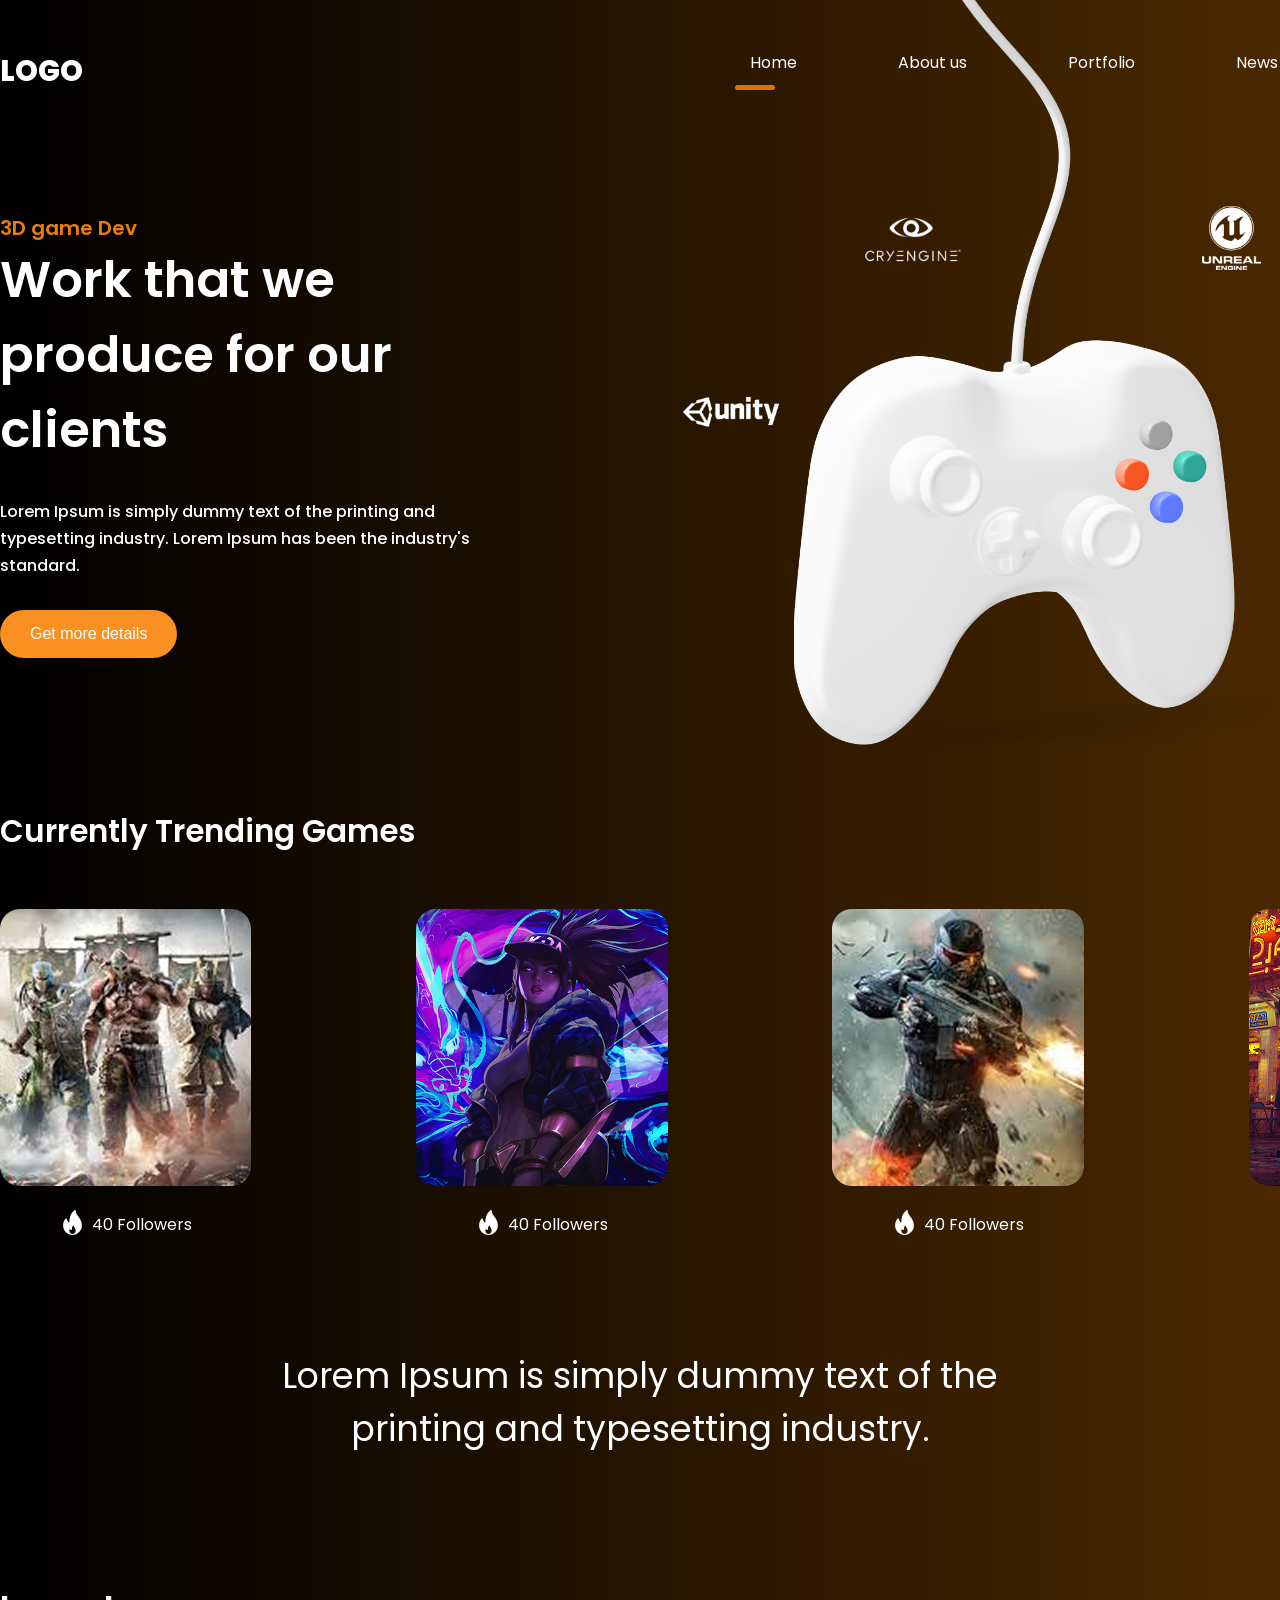
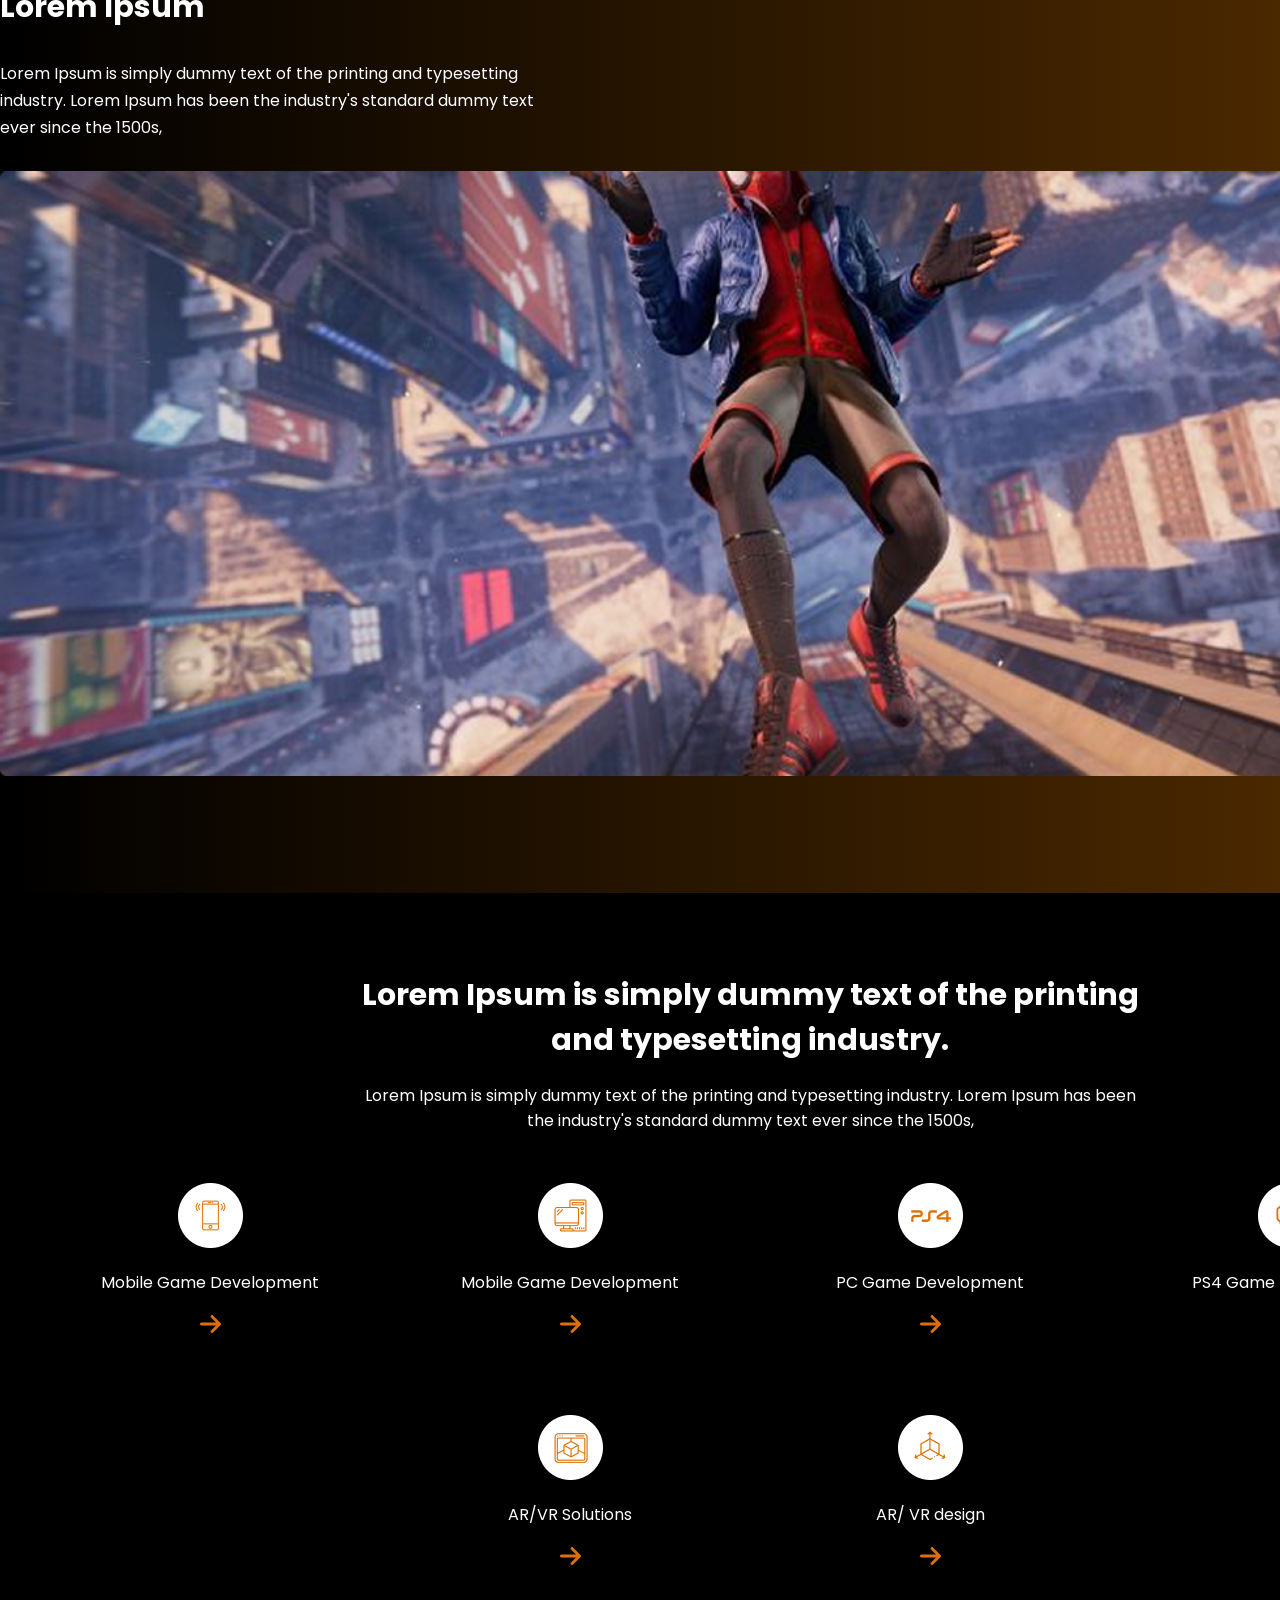
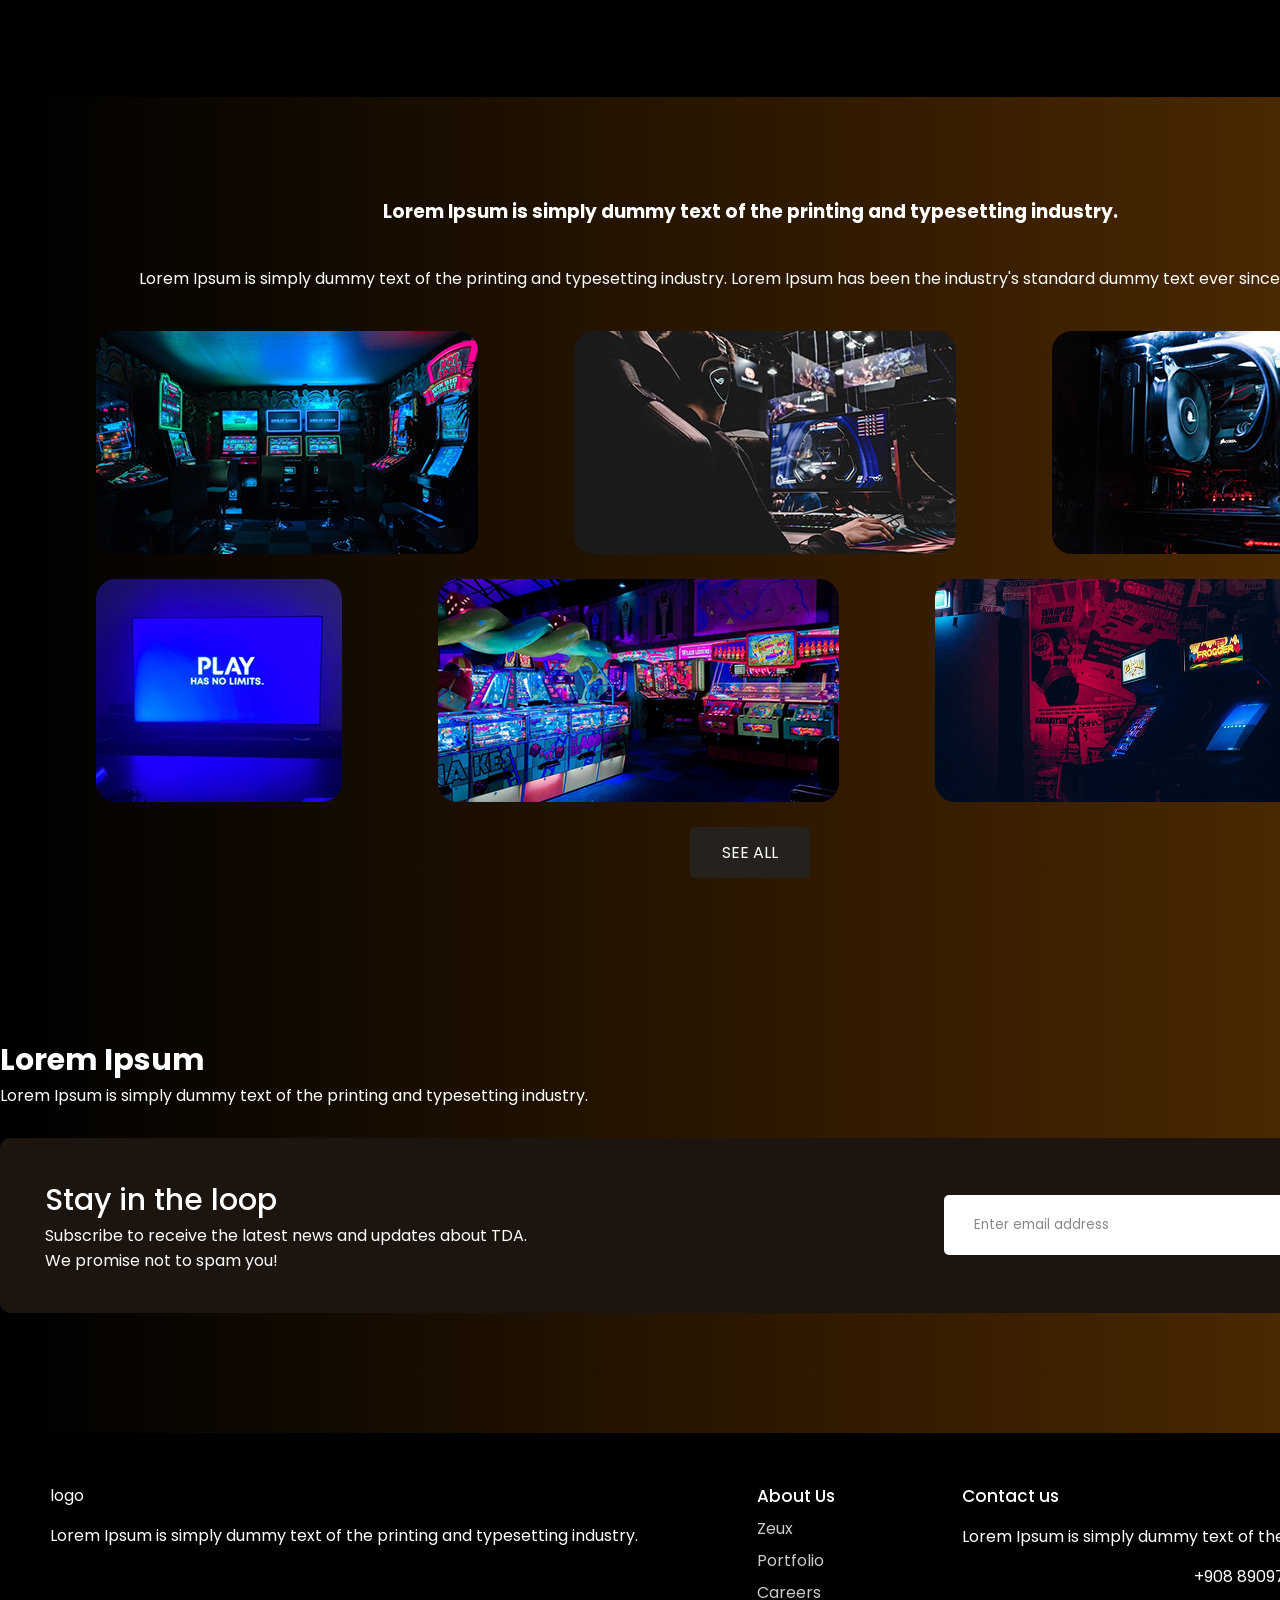
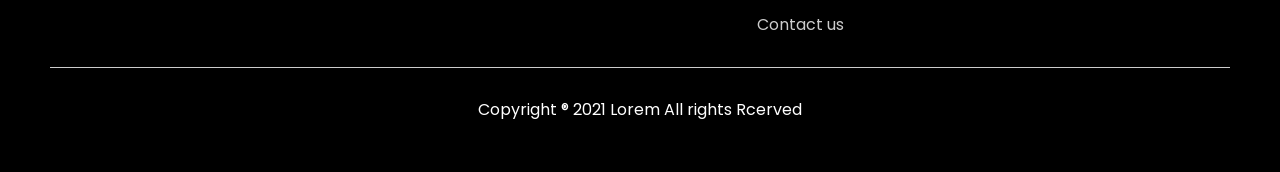
<file: index.html>
<!DOCTYPE html>
<html lang="en">
<head>
  <meta charset="UTF-8">
  <meta name="viewport" content="width=device-width, initial-scale=1.0">
  <title>Geme vebsite</title>
  <link rel="stylesheet" href = "main.css">
</head>
<body>
  <div class="wraper">
    <header class="container"> 
      <span class="logo">logo</span>
      <nav>
        <ul>
          <li class="active"><a href="/">Home</a></li>
          <li><a href="about.html">About us</a></li>
          <li><a href="#">Portfolio</a></li>
          <li><a href="#">News</a></li>
          <li class="button"><a href="contacts.html">Contact us</a></li>
        </ul>
      </nav>
    </header>
    <div class="hero container">
      <div class="hero--info">
        <h2>3D game Dev</h2>
        <h1>Work that we produce for our clients</h1>
        <p>Lorem Ipsum is simply dummy text of the printing and typesetting industry. Lorem Ipsum has been the industry's standard.</p>
        <button>Get more details</button>
    </div>
    <img src="img/gamepad.svg" alt="">
  </div>
    <div class="container trending">
      <a href="#" class="see-all">SEE ALL</a>
      <h3>Currently Trending Games</h3>
      <div class="games">
        <div class="block">
          <img src="img/game1.png" alt="">
          <span><img src="img/fire.svg" alt="">40 Followers</span>
        </div>
        <div class="block">
          <img src="img/game2.png" alt="">
          <span><img src="img/fire.svg" alt="">40 Followers</span>
        </div>
        <div class="block">
          <img src="img/game3.png" alt="">
          <span><img src="img/fire.svg" alt="">40 Followers</span>
        </div>
        <div class="block">
          <img src="img/game4.png" alt="">
          <span><img src="img/fire.svg" alt="">40 Followers</span>
        </div>
      </div>
    </div>
    <div class="container big-text">
      <p>Lorem Ipsum is simply dummy text of the printing and typesetting industry.</p>
    </div>
    <div class="container banner">
      <h3>Lorem Ipsum</h3>
      <p>Lorem Ipsum is simply dummy text of the printing and typesetting industry. Lorem Ipsum has been the industry's standard dummy text ever since the 1500s,</p>
      <img src="img/SPIDER.png" alt="">
    </div>

  </div>
  <div class="features">
    <div class="container">
      <h3>Lorem Ipsum is simply dummy text of the printing and typesetting industry.</h3>
      <p>Lorem Ipsum is simply dummy text of the printing and typesetting industry. Lorem Ipsum has been the industry's standard dummy text ever since the 1500s,</p>
      <div class="info">
        <div class="block">
          <img src="img/Group 48.png" alt="">
          <p>Mobile Game Development</p>
          <img src="img/Vector.png" alt="">
        </div>
        <div class="block">
          <img src="img/Group 49.png" alt="">
          <p>Mobile Game Development</p>
          <img src="img/Vector.png" alt="">
        </div>
        <div class="block">
          <img src="img/Group 50.png" alt="">
          <p>PC Game Development</p>
          <img src="img/Vector.png" alt="">
        </div>
        <div class="block">
          <img src="img/Group 51.png" alt="">
          <p>PS4 Game Development</p>
          <img src="img/Vector.png" alt="">
        </div>
        <div class="block">
          <img src="img/Group 52.png" alt="">
          <p>AR/VR Solutions</p>
          <img src="img/Vector.png" alt="">
        </div>
        <div class="block">
          <img src="img/Group 53.png" alt="">
          <p>AR/ VR design</p>
          <img src="img/Vector.png" alt="">
        </div>
      </div>
    </div>
  </div>
  <div class="wraper">
    <div class="container projects">
      <h3>Lorem Ipsum is simply dummy text of the printing and typesetting industry.</h3>
      <p>Lorem Ipsum is simply dummy text of the printing and typesetting industry. Lorem Ipsum has been the industry's standard dummy text ever since the 1500s,</p>
      <div class="images">
        <img src="img/Rectangle 15.png" alt="">
        <img src="img/Rectangle 16.png" alt="">
        <img src="img/Rectangle 17.png" alt="">
      </div>
      <div class="images">
        <img src="img/Rectangle 19.png" alt="">
        <img src="img/Rectangle 18.png" alt="">
        <img src="img/Rectangle 20.png" alt="">
      </div>
      <a href="#" class="see-all">SEE ALL</a>
    </div>
    <div class="container email">
      <h3>Lorem Ipsum</h3>
      <p>Lorem Ipsum is simply dummy text of the printing and typesetting industry. </p>
      <div class="block">
        <div>
          <h4>Stay in the loop</h4>
          <p>Subscribe to receive the latest news and updates about TDA.
We promise not to spam you! </p>
        </div>
        <div>
          <input type="email" id = "emailField" placeholder="Enter email address">
          <button onclick="checkEmail()">Continue</button>
        </div>
      </div>
    </div>
  </div>
  <footer>
    <div class="blocks container">
      <div>
        <span class ="logo">logo</span>
        <p>Lorem Ipsum is simply dummy text of the printing and typesetting industry. </p>
      </div>
      <div>
        <h4>About Us</h4>
        <ul>
          <li>Zeux</li>
          <li>Portfolio</li>
          <li>Careers</li>
          <li>Contact us</li>
        </ul>
      </div>
      <div>
        <h4>Contact us </h4>
        <p>Lorem Ipsum is simply dummy text of the printing and typesetting industry. </p>
        <p>+908 89097 890</p>
      </div>
    </div>
    <hr>
    <p>Copyright ® 2021 Lorem All rights Rcerved</p>
  </footer>



  <script>
    function checkEmail() {
      let email = document.querySelector("#emailField").value;
      if(!email.includes("@")) alert("Нет символа @")
      else if(!email.includes(".")) alert("Нет символа .")
      else alert("Sucsess")
    }
  </script>
</body>
</html>
</file>
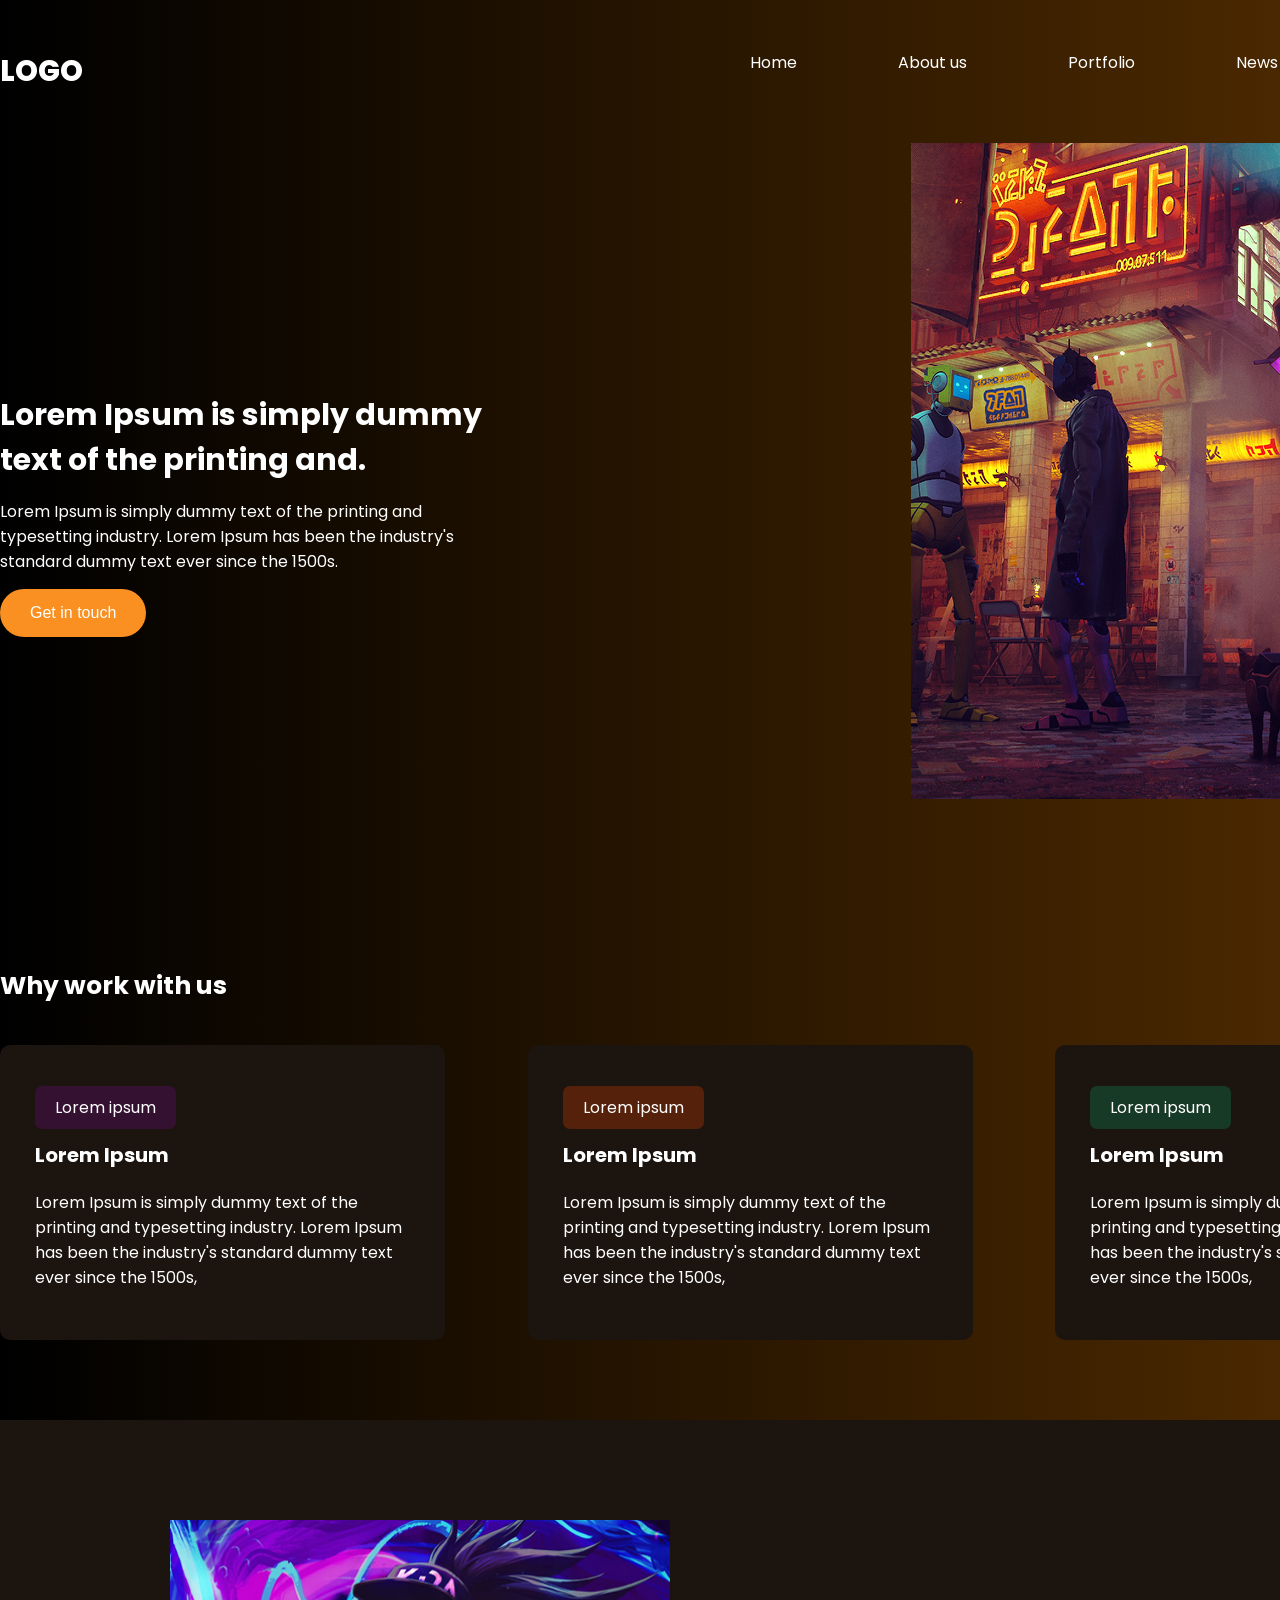
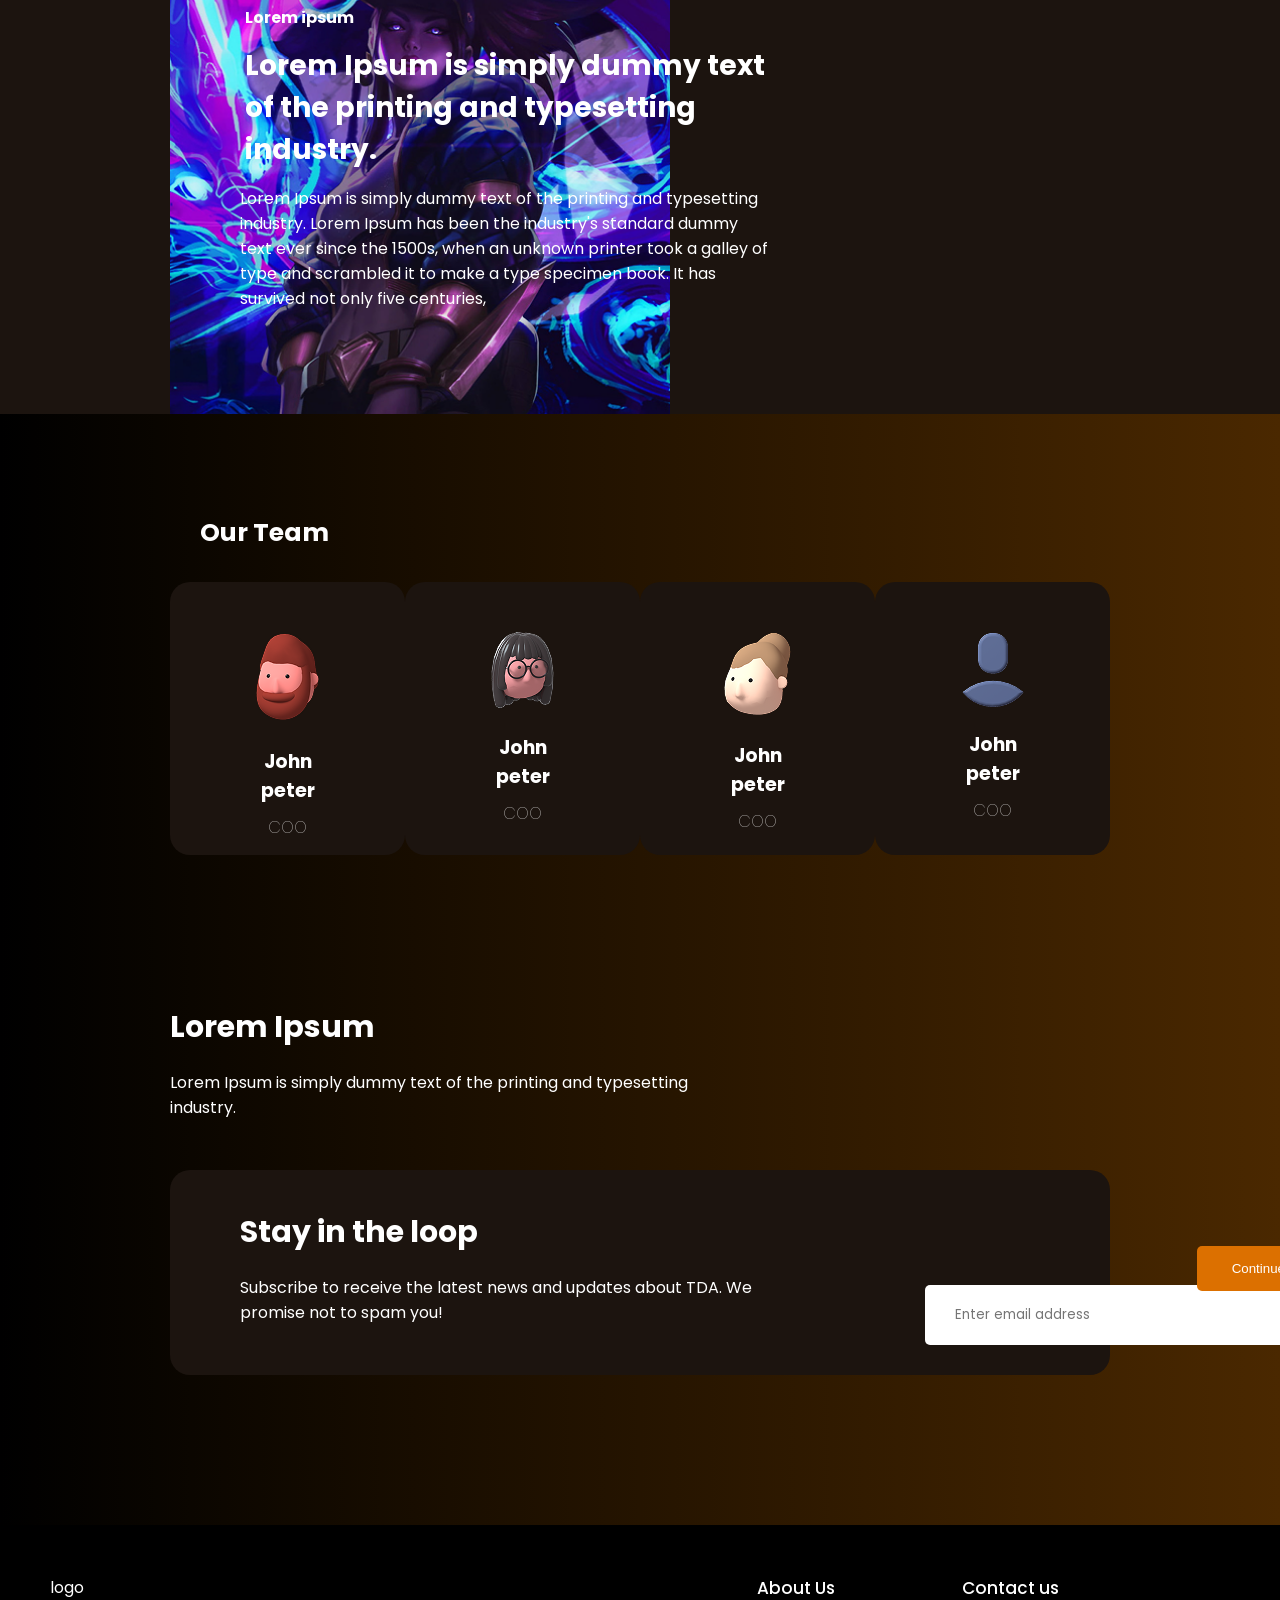
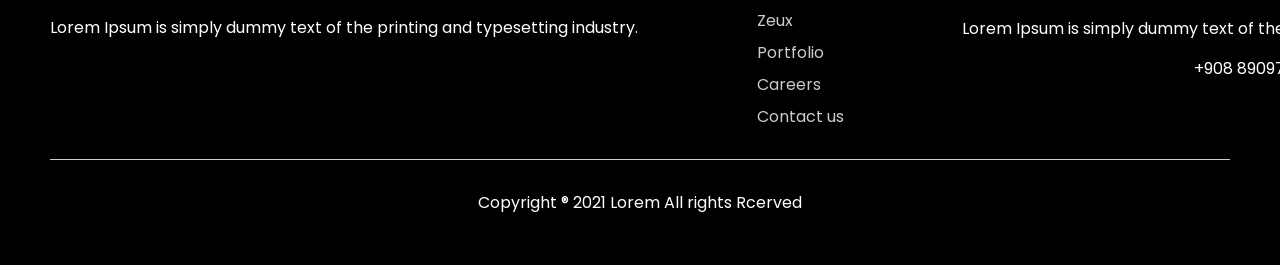
<file: about.html>
<!DOCTYPE html>
<html lang="en">
<head>
  <meta charset="UTF-8">
  <meta name="viewport" content="width=device-width, initial-scale=1.0">
  <title>Geme vebsite</title>
  <link rel="stylesheet" href = "main.css">
</head>
<body>
  <div class="wraper">
    <header class="container"> 
      <span class="logo">logo</span>
      <nav>
        <ul>
          <li><a href="index.html">Home</a></li>
          <li><a href="about.html" class="active">About us</a></li>
          <li><a href="#">Portfolio</a></li>
          <li><a href="#">News</a></li>
          <li class="button"><a href="contacts.html">Contact us</a></li>
        </ul>
      </nav>
    </header>
    <div class="hero-about container">
      <div class="info">
        <h1>Lorem Ipsum is simply dummy text of the printing and.</h1>
        <p>Lorem Ipsum is simply dummy text of the printing and typesetting industry. Lorem Ipsum has been the industry's standard dummy text ever since the 1500s.</p>
        <button class="btn">Get in touch</button>
      </div>
      <img src="img/Rectangle 6.png" alt="">
    </div>
    <div class="container work">
      <h2>Why work with us</h2>
      <div class="blocks">
        <div class="block">
          <span class="badge purpule">Lorem ipsum</span>
          <h3>Lorem Ipsum</h3>
          <p>Lorem Ipsum is simply dummy text of the printing and typesetting industry. Lorem Ipsum has been the industry's standard dummy text ever since the 1500s,</p>
        </div>
        <div class="block">
          <span class="badge brown">Lorem ipsum</span>
          <h3>Lorem Ipsum</h3>
          <p>Lorem Ipsum is simply dummy text of the printing and typesetting industry. Lorem Ipsum has been the industry's standard dummy text ever since the 1500s,</p>
        </div>
        <div class="block">
          <span class="badge green">Lorem ipsum</span>
          <h3>Lorem Ipsum</h3>
          <p>Lorem Ipsum is simply dummy text of the printing and typesetting industry. Lorem Ipsum has been the industry's standard dummy text ever since the 1500s,</p>
        </div>
        
      </div>
    </div>
    
    <div class="two_blocks">
      <img src="img/Rectangle 25.png" alt="">
      <div class="text">
        <h3>Lorem ipsum</h3>
        <h1>Lorem Ipsum is simply dummy text of the printing and typesetting industry. </h1>
        <p>Lorem Ipsum is simply dummy text of the printing and typesetting industry. Lorem Ipsum has been the industry's standard dummy text ever since the 1500s, when an unknown printer took a galley of type and scrambled it to make a type specimen book. It has survived not only five centuries,</p>
      </div>
    </div>
    <div class="teams block">
      <h2>Our Team</h2>
      <div class="blocks">
        <div>
          <img src="img/Bill 1.png" alt="">
          <h2>John peter</h2>
          <p>COO</p>
        </div>
        <div>
          <img src="img/Claudia 1.png" alt="">
          <h2>John peter</h2>
          <p>COO</p>
        </div>
        <div>
          <img src="img/Beverly 1.png" alt="">
          <h2>John peter</h2>
          <p>COO</p>
        </div>
        <div>
          <img src="img/Avatar 1.png" alt="">
          <h2>John peter</h2>
          <p>COO</p>
        </div>
      </div>
    </div>
    <div class="ender">
      <h2>Lorem Ipsum</h2>
      <p>Lorem Ipsum is simply dummy text of the printing and typesetting industry. </p>
      <div class="loop">
        <div class="text">
          <h2>Stay in the loop</h2>
          <p>Subscribe to receive the latest news and updates about TDA.
  We promise not to spam you! </p>
        </div>
        <div>
          <button onclick="checkEmail()" class = "btn">Continue</button>
          <input type="email" id = "emailField" placeholder="Enter email address">
          
        </div>
      </div>
    </div>
  </div>
  <footer>
    <div class="blocks container">
      <div>
        <span class ="logo">logo</span>
        <p>Lorem Ipsum is simply dummy text of the printing and typesetting industry. </p>
      </div>
      <div>
        <h4>About Us</h4>
        <ul>
          <li>Zeux</li>
          <li>Portfolio</li>
          <li>Careers</li>
          <li>Contact us</li>
        </ul>
      </div>
      <div>
        <h4>Contact us </h4>
        <p>Lorem Ipsum is simply dummy text of the printing and typesetting industry. </p>
        <p>+908 89097 890</p>
      </div>
    </div>
    <hr>
    <p>Copyright ® 2021 Lorem All rights Rcerved</p>
  </footer>
</body>
</html>
</file>
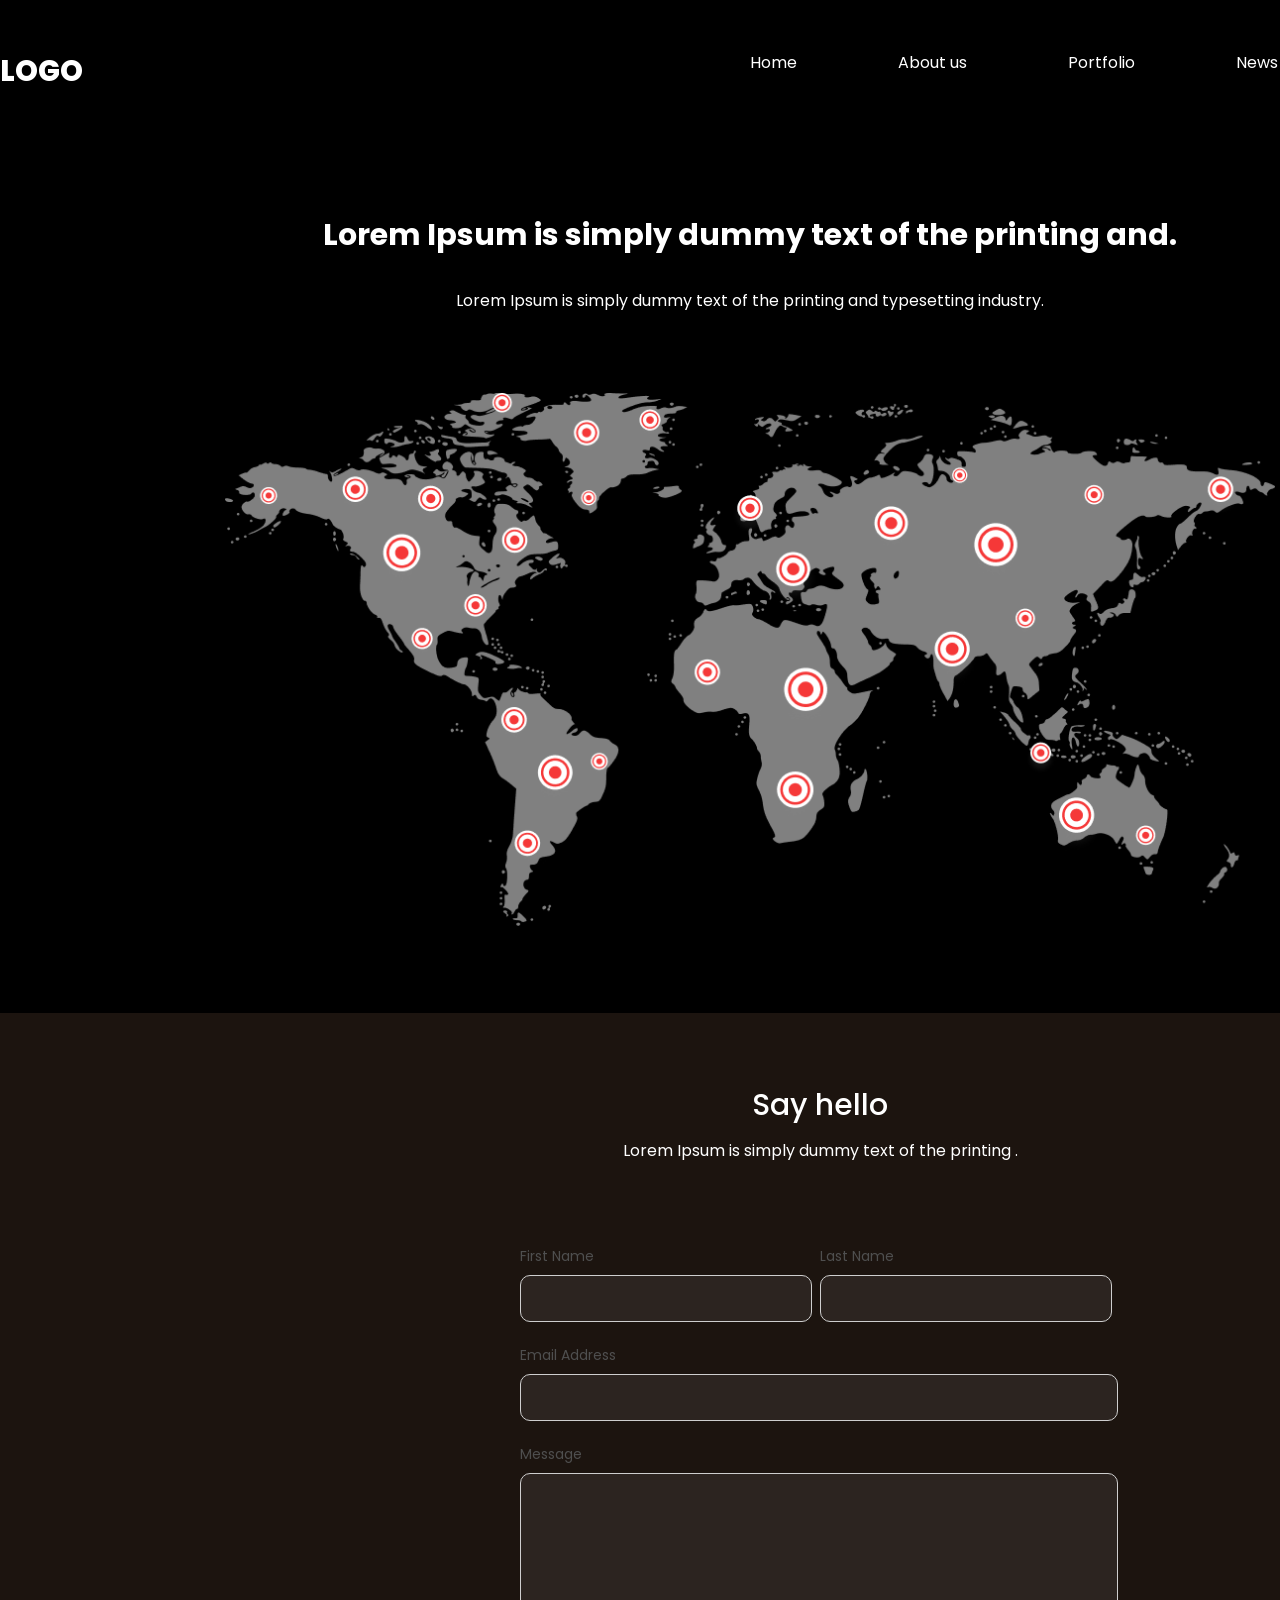
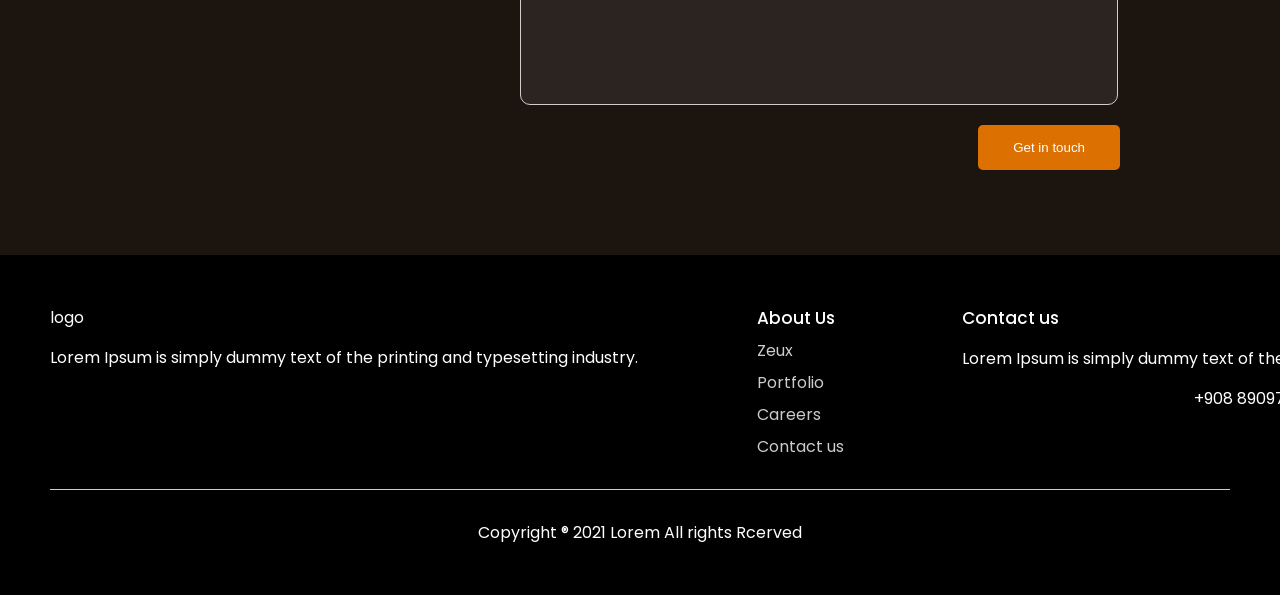
<file: contacts.html>
<!DOCTYPE html>
<html lang="en">
<head>
  <meta charset="UTF-8">
  <meta name="viewport" content="width=device-width, initial-scale=1.0">
  <title>Geme vebsite</title>
  <link rel="stylesheet" href = "main.css">
</head>
<body>
    <header class="container"> 
      <span class="logo">logo</span>
      <nav>
        <ul>
          <li><a href="index.html">Home</a></li>
          <li><a href="about.html">About us</a></li>
          <li><a href="#">Portfolio</a></li>
          <li><a href="#">News</a></li>
          <li class="button"><a href="contacts.html">Contact us</a></li>
        </ul>
      </nav>
    </header>

    <div class="container hero-contacts">
      <h1>Lorem Ipsum is simply dummy text of the printing and.</h1>
      <p>Lorem Ipsum is simply dummy text of the printing and typesetting industry. </p>
      <img src="img/Huge Global.png" alt="">
    </div>
    <div class="feedback">
      <div class="container">
        <h2>Say hello</h2>
        <p>Lorem Ipsum is simply dummy text of the printing .</p>
        <form>
          <div class="inline">
            <div>
              <label for="">First Name</label>
              <input type="text">
            </div>
            <div>
              <label for="">Last Name</label>
              <input type="text">
            </div>
          </div>
          <label for="">Email Address</label>
          <input type="email" class = "one-line">

          <label for="">Message</label>
          <textarea class = "one-line"></textarea>
          <button type="button">Get in touch</button>
        
        </form>
      </div>
    </div>





  <footer>
    <div class="blocks container">
      <div>
        <span class ="logo">logo</span>
        <p>Lorem Ipsum is simply dummy text of the printing and typesetting industry. </p>
      </div>
      <div>
        <h4>About Us</h4>
        <ul>
          <li>Zeux</li>
          <li>Portfolio</li>
          <li>Careers</li>
          <li>Contact us</li>
        </ul>
      </div>
      <div>
        <h4>Contact us </h4>
        <p>Lorem Ipsum is simply dummy text of the printing and typesetting industry. </p>
        <p>+908 89097 890</p>
      </div>
    </div>
    <hr>
    <p>Copyright ® 2021 Lorem All rights Rcerved</p>
  </footer>
</body>
</html>
</file>
<file: main.css>
@import url('https://fonts.googleapis.com/css2?family=Oi&family=Poppins:wght@400;500;600;700;800&display=swap');

* {
  margin: 0;
  padding: 0;
}
body {
  font-family: "Poppins", sans-serif;
  font-weight: 400;
  color: #fff;
  font-size: 16px;
  background: black;
}
a {
  text-decoration: none;
}
img {
  max-width: 100%;
}
.wraper {
  background: linear-gradient(90deg,rgba(0, 0, 0, 1) 0%, rgba(74, 40, 0, 1) 100%);
  width : 100%;
  overflow-x: hidden;
}
.container {
  width: 1500px;
  margin: auto;
}
header {
  padding : 50px 0;
}
header .logo {
  text-transform: uppercase;
  font-size: 29px;
  font-weight: 800;

}
header nav {
  float: right;
  width: 50%;

}
header nav ul {
  list-style: none;
  display: flex;
  justify-content: space-between;
  z-index: 2;
  position: relative;
}

header nav ul li {
  display: inline-block; 
}
header nav ul li a {
  color: #fff;
}
header nav ul li:not(.active):not(.button) a:hover {
  border-bottom: 5px solid #DC7000;
}
header nav ul li.button a, .email .block button {
  background: #FA9021;
  padding: 9px 17px;
  border-radius: 5px;
  transition: all 500ms ease;
}
header nav ul li.button a:hover, .email .block button:hover {
  background: #ab5800;
}
header nav ul li.active::after {
  content: "";
  display: block;
  width: 40px;
  height: 5px;
  background: #DC7000;
  border-radius: 10px;
  position: relative;
  top: 10px;
  left: -15px;
}
.hero {
  padding-bottom: 100px;
  position: relative;
}
.hero--info {
  width: 530px;
  padding-top: 70px;
}
.hero--info h2 {
  color: #E87D0E;
  font-size: 20px;
  font-weight: 600;
}
.hero--info h1 {
  font-size: 50px;
  font-weight: 600;
}
.hero--info p {
  font-weight: 500;
  line-height: 170%;
  margin: 30px 0;
}
.hero--info button, .hero-about .info .btn {
  background: #FA9021;
  color: #fff;
  border-radius: 50px;
  padding: 15px 30px;
  border: 0;
  transition: all 500ms ease;
  font-size: 16px;
}
.hero--info button:hover, .hero-about .info .btn:hover {
  cursor: pointer;
  transform: scale(1.1);
}
.hero img {
  position: absolute;
  top: -150px;
  right: -100px; 
}

/*  game   */

.trending {
  padding-top: 50px;
}

.trending h3 {
  font-weight: 600;
  font-size: 31px;
}

.trending .see-all {
  color: #fff;
  padding: 13px 25px;
  border-radius: 5px;
  background: #25211D;
  float: right;
  display: block;
  transition: all 500ms ease;
}

.trending .see-all:hover{
  transform: scale(1.1);
}

.trending .games {
  display: flex;
  justify-content: space-between;
  width: 100%;
  padding: 50px 0;
}

.trending .games span {
  display: block;
  text-align: center;
  margin: 12px;
}
.trending .games span img {
  position: relative;
  top: 5px;
  margin-right: 7px;
}

.big-text {
  padding: 50px 0;
  font-size: 35px;
  font-weight: 600px;
  width: 800px;
  text-align: center;
}

.banner {
  padding: 80px 0;
}

.banner h3 {
  font-weight: 600px;
  font-size: 30px;
  margin-bottom: 30px;
}

.banner p {
  line-height: 170%;
  margin-bottom: 30px;
  width: 550px;
}

.banner img {
  margin-bottom: 30px;
  width: 100%;
}

/* next section */

.features {
  background: url("img/Group\ 1321.png") no-repeat center center fixed;
  background-size: cover;
  padding: 80px 0;
}

.features h3, 
.features p {
  margin-bottom: 20px;
  text-align: center;
  max-width: 800px;
  margin-left: auto;
  margin-right: auto;
}
.features h3 {
  font-size: 30px;
}

.features .info {
  display: flex;
  justify-content: center;
  flex-wrap: wrap;

}

.features .info .block {
  text-align: center;
  width: 20%;
  margin: 30px 2%;
}

.features .info .block img {
  margin-bottom: 15px;
}

/* projects sections */

.projects {
  padding: 100px 0;
}

.projects h3 {
  font-size: 30;
  text-align: center;
}

.projects p {
  margin: 40px 0;
  text-align: center;
}

.projects .images {
  display: flex;
  justify-content: space-evenly;
  margin-bottom: 25px;
}
.projects .see-all{
  color: #fff;
  padding: 13px 25px;
  border-radius: 5px;
  background: #25211D;
  float: none;
  display: block;
  transition: all 500ms ease;
  width: 70px;
  text-align: center;
  margin: 0 auto;
}

.projects .see-all:hover {
  transform: scale(1.1);
}

/*   email sect */

.email {
  padding-bottom: 120px;
}


.email h3{
  margin-top: 60px;
  font-size: 30px;
}

.email .block {
  background: #1C140F;
  margin-top: 30px;
  border-radius: 10px;
  padding: 40px 3%;
  width: 94%;
  display: flex;
  justify-content: space-between;
  align-items: center;
}

.email .block h4 {
  font-size: 30px;
  font-weight: 500;
}

.email .block p {
  width: 500px;
}

.email .block input {
  background: #fff;
  outline: none;
  border-radius: 5px;
  width: 380px;
  border: 0;
  font-family: "Poppins", sans-serif;
  padding: 20px 30px;
  position: relative;
  right: -110px;
  z-index: 1;
  padding-right: 120px;
}

.email .block input::placeholder {
  color: #898989;
}

.email .block button {
  cursor: pointer;
  border: 0;
  padding: 13px 17px;
  position: relative;
  z-index: 2;
  color: #fff;
}

/*   About page   */

.hero-about .info {
  width: 500px;
  padding: 250px 0;
}

.hero-about .info h1 {
  margin-bottom: 16px;
  font-size: 30px;
}

.hero-about .info .btn {
  margin-top: 15px;
}

.hero-about{
  position: relative;
}

.hero-about img{
  position: absolute;
  right: -150px;
  top: 0;
}

.work {
  padding: 80px 0;
}
.work h2 {
  font-size: 25px;
  margin-bottom: 40px;
}

.work .blocks {
  display: flex;
  justify-content: space-between;
}

.work .blocks .block {
  border-radius: 10px;
  width: 25%;
  padding: 50px 35px;
  background: #1C140F;
}

.work .blocks .block h3 {
  font-size: 20px;
  margin: 20px 0;
}

.work .blocks .block .badge {
  border-radius: 7px;
  padding: 10px 20px;
}

.work .blocks .block .badge.purpule{
  background: #b000dc2a;
}

.work .blocks .block .badge.brown{
  background: #dc42004b;
}

.work .blocks .block .badge.green{
  background: #00dc8b30;
}

.wraper .two_blocks {
  background: #1C140F;
  display: flex;
  margin-bottom: 10px;
}

.wraper .two_blocks .text {
  width: 550px;  
  margin: 170px 100px;
  position: absolute;
  right: 400px;
}

.two_blocks .text h3 {
  font-size: 16px;
  font-weight: 500px;
  margin: 15px;
  
}

.two_blocks .text h1 {
  font-size: 28px;
  font-weight: 500px;
  margin: 15px;
}

.two_blocks .text p {
  font-size: 16px;
  margin: 10px;
}

.two_blocks img {
  padding-top: 100px;
  margin-left: 170px;
  min-width: 500px;
}

.teams {
  margin: 100px 170px;
}

.teams h2 {
  font-size: 25px;
  font-weight: 600px;
  margin: 30px;
}

.teams .blocks {
  display: flex;
  justify-content: space-between;
}

.teams .blocks div {
  border-radius: 20px;
  background: #1C140F;
  width: 280px;
  text-align: center;
  padding: 35px;
}

.teams .blocks div h2 {
  font-size: 19px;
  font-weight: 600px;
}

.teams .blocks div p {
  margin: -20px;
  font-size: 16px;
  font-weight: lighter;
}

.teams .blocks div img {
  margin-bottom: -30px;
}

.ender {
  margin: 150px 170px;
;
}

.ender h2 {
  font-size: 30px;
  font-weight: 600px;
  margin-bottom: 20px;
}

.ender p {
  font-size: 16px;
  margin-bottom: 10px;
  width: 550px;
}

.ender .loop {
  background: #1C140F;
  border-radius: 20px;
  display: flex;
  padding: 40px 70px;
  margin-top: 50px;
}

.ender .loop .text h2 {
  font-size: 30px;
  font-weight: 500px;
  align-items: center;
}

.ender .loop .text p {
  font-size: 16px;
  justify-content: center;
}

.ender .loop div {
  position: relative;

}
.ender .loop div input {
  background: #fff;
  outline: none;
  border-radius: 5px;
  width: 380px;
  border: 0;
  font-family: "Poppins", sans-serif;
  padding: 20px 30px;
  position: relative;
  right: -135px;
  top: 30px;
  padding-right: 120px;
  z-index: 1;

}


.ender .loop div button{
  background: #DC7000;
  position: relative;
  border-radius: 5px;
  border: 0px;
  cursor: pointer;
  float: right;
  color:  #FFF;
  padding: 15px 35px;
  transition: all 500ms ease;
  z-index: 2;
  top: 36px;
}

.ender .loop div .btn:hover {
  background: red;
}



/*  contacts   */

.hero-contacts h1 {
  text-align: center;
  margin-top: 70px;
  font-size: 30px;
  margin-bottom: 30px;
}

.hero-contacts p {
  text-align: center;
}

.hero-contacts img {
  width:  70%;
  margin: 80px 15%;
}

.feedback {
  padding: 70px;
  background: #1C140F;
}

.feedback h2 {
  text-align: center;
  font-weight: 500;
  font-size: 30px; 
}

.feedback p {
  text-align: center;
  margin-top: 10px;
}

.feedback form {
  margin: 80px auto;
  width: 600px;
}

.feedback form .inline {
  display: flex;
  justify-content: space-between;

}

.feedback form .inline>div {
  width: 50%;
}

.feedback form label {
  color: #4F4F4F;
  font-size: 14px;
}

.feedback form input,
.feedback form textarea {
  background: #2C2420;
  border-radius: 10px;
  border: 0.6px solid #CECECE;
  display: block;
  width: 90%;
  padding: 15px 10px;
  outline: none;
  color: #FFF;
  margin-top: 7px;
  margin-bottom: 20px;
}

.feedback form .one-line {
  width: 96%;
}

.feedback form textarea {
  resize: none;
  height: 200px;
}

.feedback form button {
  background: #DC7000;
  border-radius: 5px;
  border: 0px;
  cursor: pointer;
  float: right;
  color:  #FFF;
  padding: 15px 35px;
  transition: all 500ms ease;
}

.feedback form button:hover {
  background: red;
}

.email .block input::placeholder {
  color: #898989;
}







/* Footeer  */

footer {
  background: #000;
  padding: 50px;
}

footer .blocks {
  display: flex;
  justify-content: space-between;
}

footer .blocks p {
  margin: 300px;
  margin: 15px 0;
}

footer .blocks h4 {
  font-weight: 500;
  font-size: 17px;

}

footer .blocks ul {
  list-style: none;
}

footer .blocks ul li {
  margin-top: 7px;
  opacity: 0.8;
}

footer hr {
  margin: 30px 0;
  border: 0;
  height: 0.6px;
  background: #ccc;
}

footer p {
  text-align: center;
}
</file>
